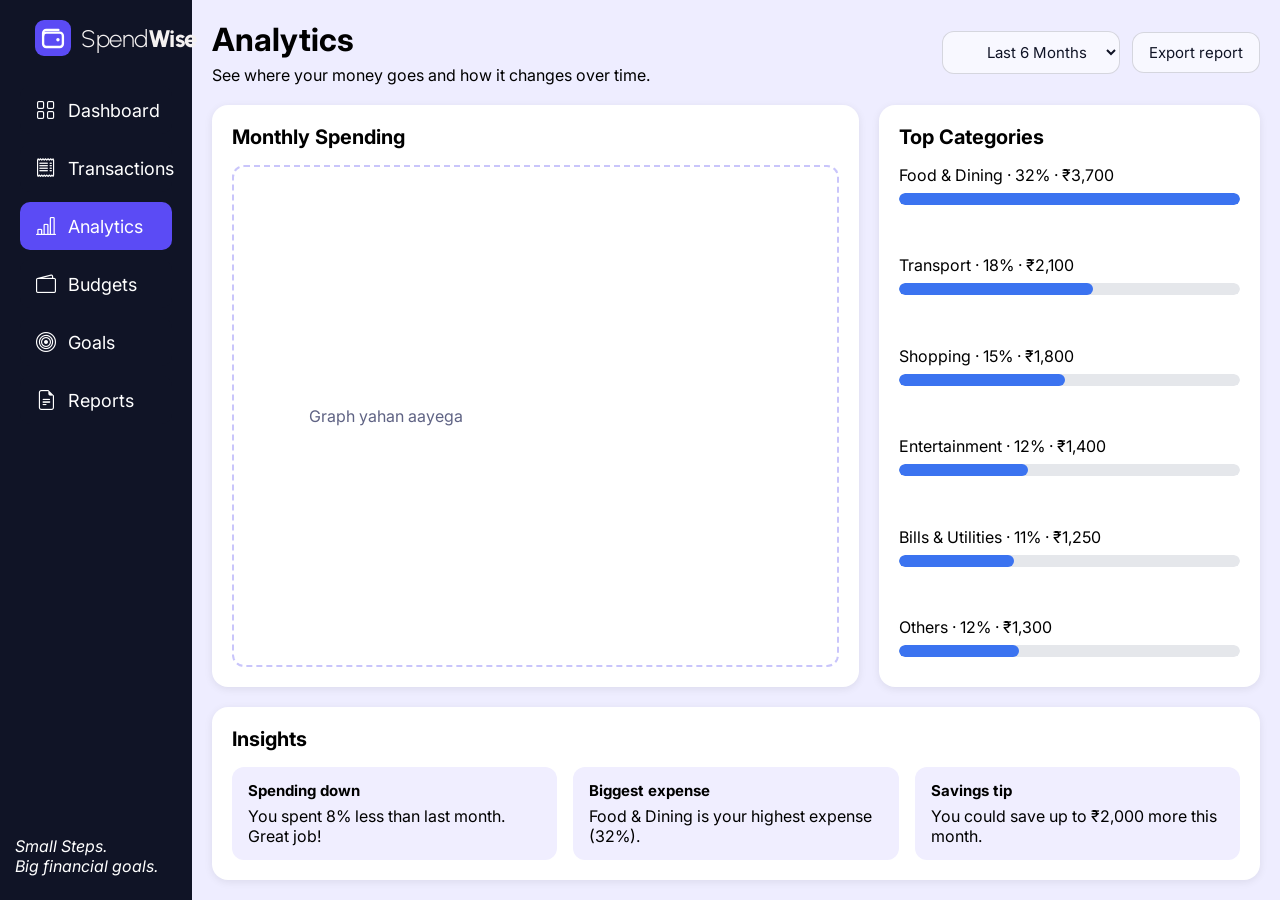
<file: analytics.html>
<!DOCTYPE html>
<html lang="en">
<head>
  <meta charset="UTF-8">
  <meta name="viewport" content="width=device-width, initial-scale=1">
  <title>SpendWise – Analytics</title>
  <link rel="stylesheet" href="https://cdn.jsdelivr.net/npm/bootstrap-icons@1.11.3/font/bootstrap-icons.min.css">
  <link href="https://fonts.googleapis.com/css2?family=Urbanist:wght@300;800&display=swap" rel="stylesheet">
  <link rel="preconnect" href="https://fonts.googleapis.com">
<link rel="preconnect" href="https://fonts.gstatic.com" crossorigin>
<link href="https://fonts.googleapis.com/css2?family=Inter:wght@400;500;600;700&display=swap" rel="stylesheet">
  <link href="https://fonts.googleapis.com/css2?family=Inter:wght@400;500;600;700&display=swap" rel="stylesheet">
  <link rel="stylesheet" href="analytics.css">
</head>
<body>
<div class="app">

  <!-- sidebar -->
  <aside class="sidebar" id="sidebar">
    <div class="logo">
  <svg viewBox="0 0 40 40" xmlns="http://www.w3.org/2000/svg">
    <rect width="40" height="40" rx="10" fill="#5b4bf5"/>
    <rect x="9" y="14" width="22" height="16" rx="3.5" fill="none" stroke="#fff" stroke-width="2.6"/>
    <path d="M9 17.5V14.5a3.5 3.5 0 0 1 3.5-3.5H26" fill="none" stroke="#fff" stroke-width="2.6" stroke-linecap="round"/>
    <circle cx="25.5" cy="22" r="1.9" fill="#fff"/>
  </svg>
  <h1 class="heading">Spend<b>Wise</b></h1>
</div>
    <nav class="nav" aria-label="Main">
  <button class="btn"><a href="/Dashboard" class="Dashboard"><i class="bi bi-grid"></i> Dashboard</a></button>
  <button class="btn"><a href="/Transactions" class="Transactions"><i class="bi bi-receipt"></i> Transactions</a></button>
  <button class="btn active"><a href="/Analytics" class="Analytics"><i class="bi bi-bar-chart-line"></i> Analytics</a></button>
  <button class="btn"><a href="/Budgets" class="Budgets"><i class="bi bi-wallet2"></i> Budgets</a></button>
  <button class="btn"><a href="/Goals" class="Goals"><i class="bi bi-bullseye"></i> Goals</a></button>
  <button class="btn"><a href="/Reports" class="Reports"><i class="bi bi-file-earmark-text"></i> Reports</a></button>
</nav>
    <p class="tagline">Small Steps.<br>Big financial goals.</p>
  </aside>

  <!-- Main content -->
  <main class="main">

    <header class="page-head">
      <div class="title-wrap">
        <h1>Analytics</h1>
        <p>See where your money goes and how it changes over time.</p>
      </div>
      <div class="actions">
        <label class="sr-only" for="range">Time range</label>
        <div class="select-wrap">
          <i class="bi bi-calander3"></i>
        <select id="range" class="btn">
          <option value="3">Last 3 Months</option>
          <option value="6" selected>Last 6 Months</option>
        </select>
        </div>
        <button type="button" class="btn btn-primary" id="exportBtn">Export report</button>
      </div>
    </header>

    <div class="analytics-grid">

      <!-- ===== Monthly spending ===== -->
      <section class="monthly" id="monthly">
        <h2>Monthly Spending</h2>
        <div class="chart-box" id="lineChart">
          <canvas id="monthlyChart"></canvas>
        </div>
      </section>

      <!-- ===== Top categories ===== -->
      <section class="categories" id="categories">
        <h2>Top Categories</h2>
        <ul>
          <li>
            <label for="cat-food">Food &amp; Dining · 32% · ₹3,700</label>
            <progress id="cat-food" value="3700" max="3700"></progress>
          </li>
          <li>
            <label for="cat-transport">Transport · 18% · ₹2,100</label>
            <progress id="cat-transport" value="2100" max="3700"></progress>
          </li>
          <li>
            <label for="cat-shopping">Shopping · 15% · ₹1,800</label>
            <progress id="cat-shopping" value="1800" max="3700"></progress>
          </li>
          <li>
            <label for="cat-entertainment">Entertainment · 12% · ₹1,400</label>
            <progress id="cat-entertainment" value="1400" max="3700"></progress>
          </li>
          <li>
            <label for="cat-bills">Bills &amp; Utilities · 11% · ₹1,250</label>
            <progress id="cat-bills" value="1250" max="3700"></progress>
          </li>
          <li>
            <label for="cat-others">Others · 12% · ₹1,300</label>
            <progress id="cat-others" value="1300" max="3700"></progress>
          </li>
        </ul>
      </section>

      <!-- ===== Insights ===== -->
      <section class="insights" id="insights">
        <h2>Insights</h2>
        <div class="insight-list">
          <article class="insight">
            <h3>Spending down</h3>
            <p>You spent 8% less than last month. Great job!</p>
          </article>
          <article class="insight">
            <h3>Biggest expense</h3>
            <p>Food &amp; Dining is your highest expense (32%).</p>
          </article>
          <article class="insight">
            <h3>Savings tip</h3>
            <p>You could save up to ₹2,000 more this month.</p>
          </article>
        </div>
      </section>

    </div>
</div>
</body>
</html>
</file>
<file: analytics.css>
.sidebar {
    position: relative;
    display: flex;
    flex-direction: column;
    width: 15%;
    min-height: 100vh;
    box-sizing: border-box;
    background-color: #101426;
    padding: 20px;
}
body{
    font-family: 'Inter', sans-serif; 
    margin: 0;
    display: flex;
    min-height: 100vh;
    background-color: #EEEDff;
}
h1, h2, h3, h4, {
    font-family: 'Inter', sans-serif;
    font-weight: 700;
}
.main {
    flex: 1;
    padding: 20px;
    background-color: #EEEDff;
    width: 100%;
}
.btn {
    display: block;
    width: 100%;
    margin-bottom: 10px;
    background:none;
    background-color: #101426;
    color: white;
    border: none;
    text-align: center;
    font-size: 16px;
    text-decoration: none;
    cursor: pointer;
  padding: 0;
  border-radius: 10px;
  text-align: left;
  transition: background-color 0.2s;
}
button, select, input {
  font-family: inherit;
}
.btn:hover {
  background-color: #2a2f4a;
}

.btn.active {
  background-color: #5b4bf5;
}

.btn i {
  font-size: 20px;
}
.heading {
  margin: 0;
  color: #f4f1f1;
  font-family: 'Urbanist', sans-serif;
  font-size: 24px;
  font-weight: 300;
  letter-spacing: -0.5px;
  white-space: nowrap;
}

.heading b {
  font-weight: 800;
}

.logo {
  display: flex;
  align-items: center;
  gap: 10px;
  padding: 0 0 0 15px;
  margin-bottom: 30px;
}

.logo svg {
  width: 36px;
  height: 36px;
  flex-shrink: 0;
}
.Dashboard, .Transactions, .Analytics, .Budgets, .Goals, .Reports {
    display:flex;
    align-items:center;
    gap: 12px;
    padding: 12px 16px;
    color: white;
    text-decoration: none;
    font-size: 18px;
} 
.tagline {
    position: absolute;
    bottom: 24px;
    left: 15px;
    margin: 0px;
    color: #fff;
    font-style: italic;
    font-size: 16px;
    margin-top: 20px;
}
.Total-Balance, .Total-Spent, .Total-Income, .Total-Savings {
    background-color: #df3131;
    padding: 20px;
    margin: 20px;
    border-radius: 10px;
    box-shadow: 0 2px 5px rgba(0,0,0,0.1);
}
.analytics-grid {
  display: grid;
  grid-template-columns: 1fr 1fr;
  gap: 24px;
  margin-top: 24px;
}
.monthly,.categories,.weekday,.insights {
  background: #ffffff;
  border-radius: 16px;
  padding: 24px;
  box-shadow: 0 2px 8px rgba(0, 0, 0, 0.08);
}
.analytics-grid h2 {
  margin: 0 0 16px;
  font-size: 20px
}
.kpis {
  grid-column: 1 / -1;
  display: grid;
  grid-template-columns: repeat(4, 1fr);
  gap: 20px;
}
.kpis h2 {
  grid-column: 1 / -1;
  margin-bottom: 0;
}
.kpi-card {
  background: #6de8bd;
  border-radius: 14px;
  padding: 20px;
  min-height: 140px;
}

.kpi-card h3 {
  margin: 0 0 12px;
  font-size: 16px;
}

.kpi-card p {
  margin: 0 0 6px;
}

.kpi-value {
  font-size: 24px;
  font-weight: 700;
}
.insight {
  background: #f0eeff;
  border-radius: 12px;
  padding: 14px 16px;
  margin-bottom: 12px;
}

.insight h3 {
  margin: 0 0 6px;
  font-size: 15px;
}

.insight p {
  margin: 0;
}
.categories {
  display: flex;
  flex-direction: column;
}
.categories ul {
  flex: 1;
  display: flex;
  flex-direction: column;
  justify-content: space-between;
}
.categories ul,.weekday ul {
  list-style: none;
  padding: 0;
  margin: 0;
}
.categories li {
  margin-bottom: 0;
}
.categories li,.weekday li {
  margin-bottom: 14px;
}
.categories label {
  display: block;
  margin-bottom: 8px;
  font-vavient-numeric: tabular-nums;
}
progress {
  width: 100%;
  display: block;
  margin-top: 6px;
}
.categories progress {
  width: 100%;
  height: 12px;
  appearance: none;
  -webkit-appearance: none;
  border: none;
  border-radius: 6px;
  overflow: hidden;
}
.categories progress::-webkit-progress-bar {
  background: #e5e7eb;
  border-radius: 6px;
}

.categories progress::-webkit-progress-value {
  background: #3b73f0;
  border-radius: 6px;
}

.categories progress::-moz-progress-bar {
  background: #3b73f0;
  border-radius: 6px;
}
.monthly table {
  width: 100%;
  border-collapse: collapse;
}

.monthly th,.monthly td {
  text-align: left;
  padding: 10px 8px;
  border-bottom: 1px solid #eee;
}

.chart-box {
  position: relative;
  height: 280px;          
  border: 2px dashed #c9c5fb;   
  border-radius: 12px;
  display: flex;
  align-items: center;
  justify-content: center;
  color: #5f6384;
}

.chart-box::before {
  content: "Graph yahan aayega"; 
}

.app {
  display: flex;
  width: 100%;
  min-height: 100vh;
}

.sidebar {
  flex-shrink: 0;
  min-width: 180px;
}

.main {
  box-sizing: border-box;
  height: 100vh;
  min-width: 0;
  display: flex;
  flex-direction: column;
  overflow: auto;
}

.page-head {
  display: flex;
  justify-content: space-between;
  align-items: center;
}

.page-head h1 { margin: 0; }.page-head p { margin: 6px 0 0; }.actions {
  display: flex;
  gap: 12px;
}
.actions {
  display: flex;
  align-items: center;
  gap: 12px;
}
.actions .btn {
  width: auto;
  display: inline-block;
  margin-bottom: 0;
  padding: 10px 16px;
  background: rgba(255, 255, 255, 0.6); 
  color: #101426;                          
  border: 1px solid rgba(16, 20, 38, 0.15);
  border-radius: 12px;
  font-size: 15px;
}
.actions .btn:hover {
  background: rgba(255, 255, 255, 0.95);
}
.select-wrap {
  position: relative;
}
.select-wrap i {
  position: absolute;
  left: 14px;
  top: 50%;
  transform: translateY(-50%);
  color: #101426;
  pointer-events: none;
}
.actions select.btn {
  padding-left: 40px;
}
.sr-only {
  position: absolute;
  width: 1px;
  height: 1px;
  overflow: hidden;
  clip: rect(0 0 0 0);
}

.analytics-grid {
  flex: 1;
  min-height: 0;
  grid-template-columns: 1.7fr 1fr;
  grid-template-rows: 1fr auto;
  margin-top: 20px;
  gap: 20px;
}
.monthly,.categories,.insights { padding: 20px; }.monthly {
  display: flex;
  flex-direction: column;
  min-height: 0;
}
.insights { grid-column: 1 / -1; }

.chart-box {
  flex: 1;
  height: auto;
  min-height: 160px;
}
.categories li { margin-bottom: 10px; }

.insight-list {
  display: grid;
  grid-template-columns: repeat(3, 1fr);
  gap: 16px;
}
.insight { margin-bottom: 0; }

@media (max-width: 900px) {
  .app { flex-direction: column; }
  .main { height: auto; }
  .analytics-grid { grid-template-columns: 1fr; grid-template-rows: auto; }
  .insight-list { grid-template-columns: 1fr; }
}
</file>
